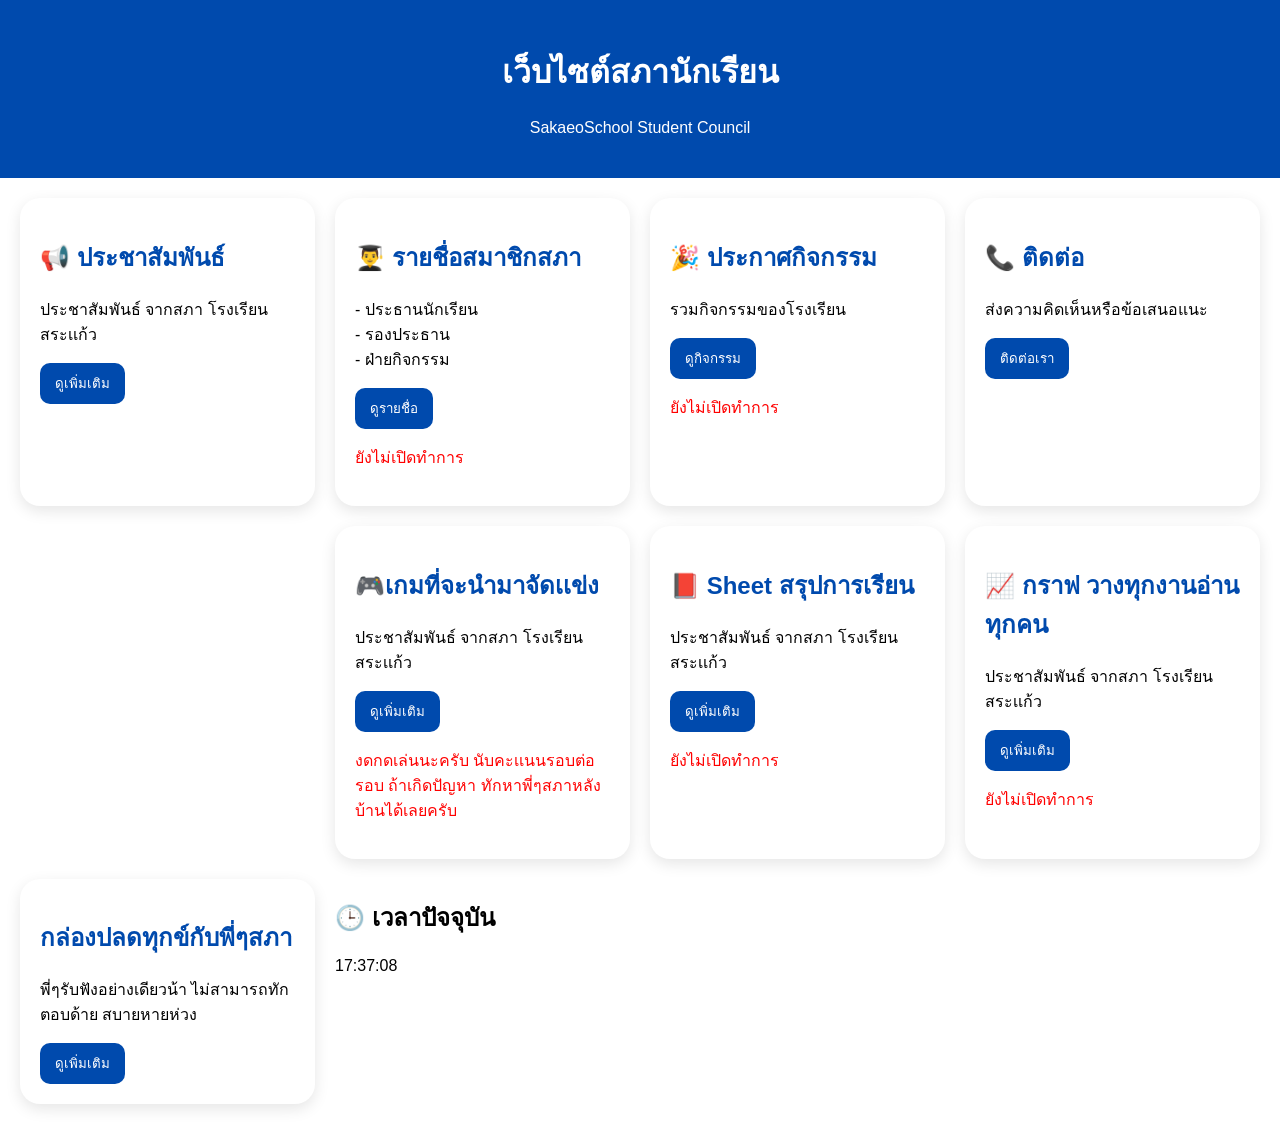
<file: index.html>
<!DOCTYPE html>
<html lang="th">
<head>
<meta charset="UTF-8">
<meta name="viewport" co           ntent="width=device-width, initial-scale=3.0">

<title>สภานักเรียน</title>

<style>

body{
    margin:0;
    font-family:sans-serif;

    background-image:
    linear-gradient(
    rgba(255,255,255,0.6),
    rgba(255,255,255,0.6)
    ),
    url('https://scontent.xx.fbcdn.net/v/t1.15752-9/687806555_1543052250552120_8954303956471605820_n.jpg?_nc_cat=104&ccb=1-7&_nc_sid=fc17b8&efg=eyJxZV9ncm91cHMiOlsiaWdkX2Jlc3RfZWZmb3J0X2ltYWdlOmNvbnRyb2wiXX0%3D&_nc_ohc=BEjugh2ZPTsQ7kNvwGfWM88&_nc_oc=AdokPePAJSrycCnVrdwB18I7A5JLEzVN7lO2ToGbaBo9pct52UQv1_AxI_T7RhxA551T1YLs1y5mnScWwXatL1Tw&_nc_ad=z-m&_nc_cid=0&_nc_zt=23&_nc_ht=scontent.xx&oh=03_Q7cD5QEmOw3K_1nwkMICnhZDIyTf9Dri8TYMBM3RWxBEWSvsIg&oe=6A2967BE');

    background-size:cover;
    background-position:center;
    background-attachment:fixed;
}

/* หัวเว็บ */
.header{
    background:#004aad;
    color:white;
    padding:25px;
    text-align:center;
}

/* กล่องรวม */
.container{
    display:grid;
    grid-template-columns:repeat(auto-fit,minmax(250px,1fr));
    gap:20px;
    padding:20px;
}

/* กล่องหมวด */
.card{
    background:white;
    border-radius:20px;
    padding:20px;
    box-shadow:0 5px 15px rgba(0,0,0,0.1);
    transition:0.3s;
}

.card:hover{
    transform:translateY(-5px);
}

.card h2{
    color:#004aad;
}

/* ปุ่ม */
button{
    background:#004aad;
    color:white;
    border:none;
    padding:10px 15px;
    border-radius:10px;
    cursor:pointer;
}

button:hover{
    background:#003080;
}

</style>
</head>

<body>

<div class="header">
    <h1>เว็บไซต์สภานักเรียน</h1>
    <p>SakaeoSchool Student Council</p>
</div>

<div class="container">

    <!-- ประชาสัมพันธ์ -->
    <div class="card">
        <h2>📢 ประชาสัมพันธ์</h2>
        <p>ประชาสัมพันธ์ จากสภา โรงเรียนสระเเก้ว</p>
        <!-- <button>ดูเพิ่มเติม</button> -->
        <a href ="news1.html" class="back"><button>ดูเพิ่มเติม</button></a>
    </div>

    <!-- สมาชิก -->
    <div class="card">
        <h2>👨‍🎓 รายชื่อสมาชิกสภา</h2>
        <p>
        - ประธานนักเรียน<br>
        - รองประธาน<br>
        - ฝ่ายกิจกรรม
        </p>
       <button>ดูรายชื่อ</button>
        <p style="color: red;">ยังไม่เปิดทำการ</p>
    </div>

    <!-- กิจกรรม -->
    <div class="card">
        <h2>🎉 ประกาศกิจกรรม</h2>
        <p>รวมกิจกรรมของโรงเรียน</p>
        <button>ดูกิจกรรม</button>
        <p style="color: red;">ยังไม่เปิดทำการ</p>
    </div>

    <!-- ติดต่อ -->
    <div class="card">
        <h2>📞 ติดต่อ</h2>
        <p>ส่งความคิดเห็นหรือข้อเสนอแนะ</p>
        <a href ="Contrack1.html" class="back"><button>ติดต่อเรา</button></a>
    </div>
    <br>
        <!-- เกม -->
    <div class="card">
        <h2>🎮เกมที่จะนำมาจัดเเข่ง</h2>
        <p>ประชาสัมพันธ์ จากสภา    โรงเรียนสระเเก้ว</p>
        <a href="Vostgame.html" class="back">
        <button>ดูเพิ่มเติม</button>
        </a> 
        <p style="color: red;">งดกดเล่นนะครับ นับคะเเนนรอบต่อรอบ 
            ถ้าเกิดปัญหา ทักหาพี่ๆสภาหลังบ้านได้เลยครับ</p>
        </p>
    </div>

     <div class="card">
        <h2> 📕 Sheet สรุปการเรียน </h2>
        <p>ประชาสัมพันธ์ จากสภา โรงเรียนสระเเก้ว</p>
        <a href="" class="back">
        <button>ดูเพิ่มเติม</button>
        </a> 
        <p style="color: red;">ยังไม่เปิดทำการ</p>
    </div>

    <div class="card">
        <h2> 📈 กราฟ วางทุกงานอ่านทุกคน </h2>
        <p>ประชาสัมพันธ์ จากสภา โรงเรียนสระเเก้ว</p>
        <a href="......" class="back">
        <button>ดูเพิ่มเติม</button>
        </a> 
        <p style="color: red;">ยังไม่เปิดทำการ</p>
    </div>


    <div class="card">
        <h2> กล่องปลดทุกข์กับพี่ๆสภา </h2>
        <p>
            พี่ๆรับฟังอย่างเดียวน้า ไม่สามารถทักตอบด้าย สบายหายห่วง
           
        </p>
        <a href="Messagepeople.html" class="back">
        <button>ดูเพิ่มเติม</button>
        </a> 
        
    </div>
    <div class="clock-box">

<h2>🕒 เวลาปัจจุบัน</h2>

<div id="clock">
00:00:00
</div>

</div>
</div>
<script>

function updateClock(){

const now = new Date();

let hours =
String(now.getHours()).padStart(2,'0');

let minutes =
String(now.getMinutes()).padStart(2,'0');

let seconds =
String(now.getSeconds()).padStart(2,'0');

document.getElementById("clock").innerHTML =

hours + ":" + minutes + ":" + seconds;

}

setInterval(updateClock,1000);

updateClock();

</script>
</body>
</html>
</file>
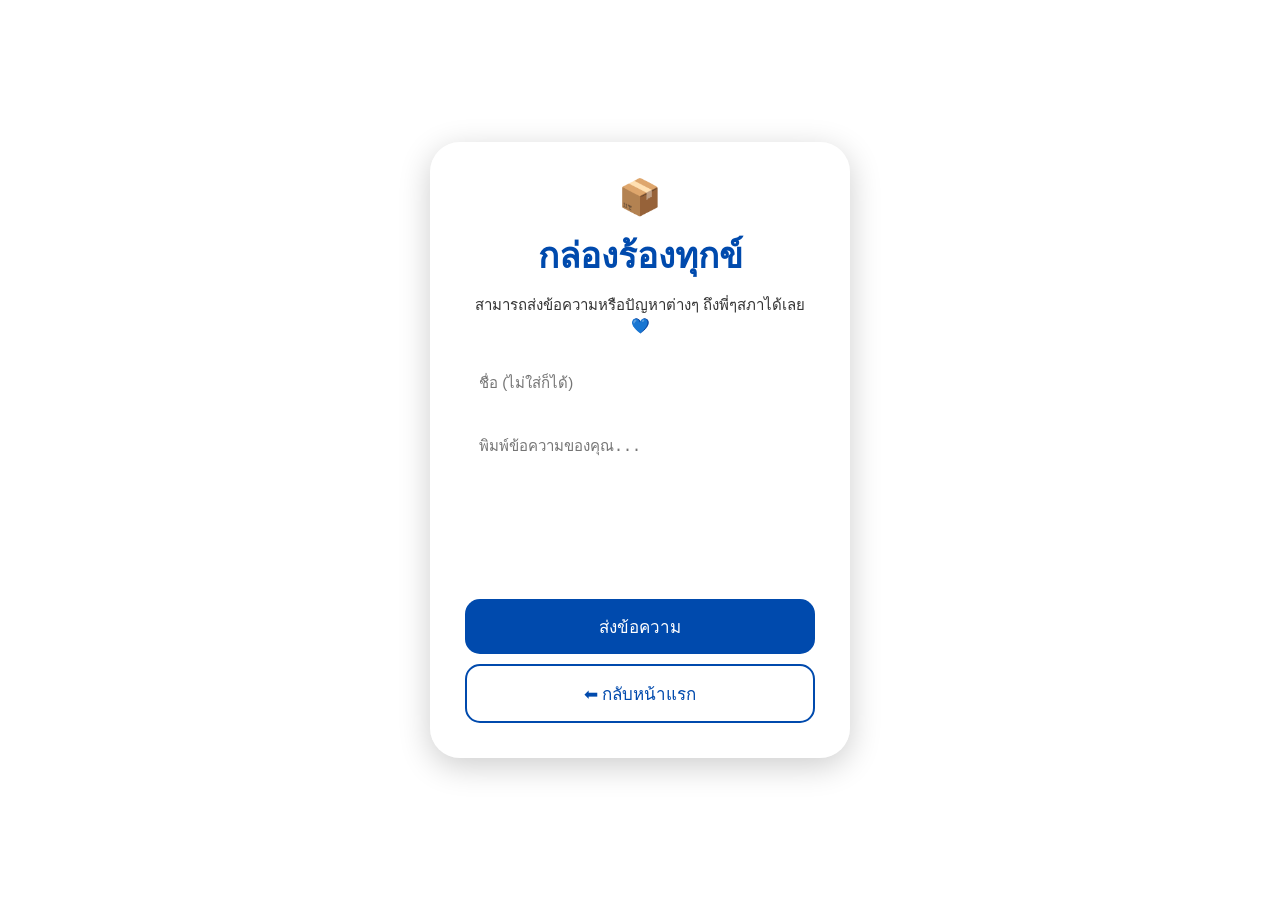
<file: Messagepeople.html>
<!DOCTYPE html>
<html lang="th">
<head>
<meta charset="UTF-8">
<meta name="viewport" content="width=device-width, initial-scale=1.0">

<title>กล่องร้องทุกข์</title>

<style>

*{
    margin:0;
    padding:0;
    box-sizing:border-box;
}

body{

    font-family:sans-serif;

    height:100vh;

    display:flex;
    justify-content:center;
    align-items:center;

    background-image:
    linear-gradient(
    rgba(255,255,255,0.4),
    rgba(255,255,255,0.4)
    ),

    url("https://images.unsplash.com/photo-1493246507139-91e8fad9978e?q=80&w=2070&auto=format&fit=crop");

    background-size:cover;
    background-position:center;
}

/* กล่องหลัก */
.box{

    width:420px;

    padding:35px;

    border-radius:30px;

    background:rgba(255,255,255,0.25);

    backdrop-filter:blur(15px);

    box-shadow:
    0 8px 32px rgba(0,0,0,0.2);

    text-align:center;

    animation:fade 1s ease;
}

/* หัวข้อ */
.box h1{

    color:#004aad;

    margin-bottom:10px;

    font-size:35px;
}

/* ข้อความ */
.box p{

    color:#333;

    margin-bottom:25px;

    font-size:15px;
}

/* ช่องกรอก */
input,
textarea{

    width:100%;

    padding:14px;

    border:none;

    border-radius:15px;

    margin-bottom:15px;

    font-size:15px;

    background:rgba(255,255,255,0.7);

    outline:none;
}

/* กล่องข้อความ */
textarea{

    height:160px;

    resize:none;
}

/* ปุ่ม */
button{

    width:100%;

    padding:14px;

    border:none;

    border-radius:15px;

    background:#004aad;

    color:white;

    font-size:17px;

    cursor:pointer;

    transition:0.3s;
}

/* ชี้เมาส์ */
button:hover{

    background:#003080;

    transform:scale(1.03);
}

/* ปุ่มกลับ */
.back-btn{

    margin-top:10px;

    background:white;

    color:#004aad;

    border:2px solid #004aad;
}

.back-btn:hover{

    background:#004aad;

    color:white;
}

/* Animation */
@keyframes fade{

    from{
        opacity:0;
        transform:translateY(30px);
    }

    to{
        opacity:1;
        transform:translateY(0);
    }

}

/* มือถือ */
@media(max-width:500px){

.box{
    width:90%;
}

}

</style>
</head>

<body>

<div class="box">

<h1>📦</h1>

<h1>กล่องร้องทุกข์</h1>

<p>
สามารถส่งข้อความหรือปัญหาต่างๆ
ถึงพี่ๆสภาได้เลย 💙
</p>

<form action="https://formsubmit.co/thanakit070952@gmail.com" method="POST">

<input
type="text"
name="name"
placeholder="ชื่อ (ไม่ใส่ก็ได้)"
>

<textarea
name="message"
placeholder="พิมพ์ข้อความของคุณ..."
required
></textarea>

<button type="submit">
ส่งข้อความ
</button>

</form>

<!-- ปุ่มกลับ -->
<a href="index.html">

<button type="button" class="back-btn">
⬅ กลับหน้าแรก
</button>

</a>

</div>

</body>
</html>
</file>
